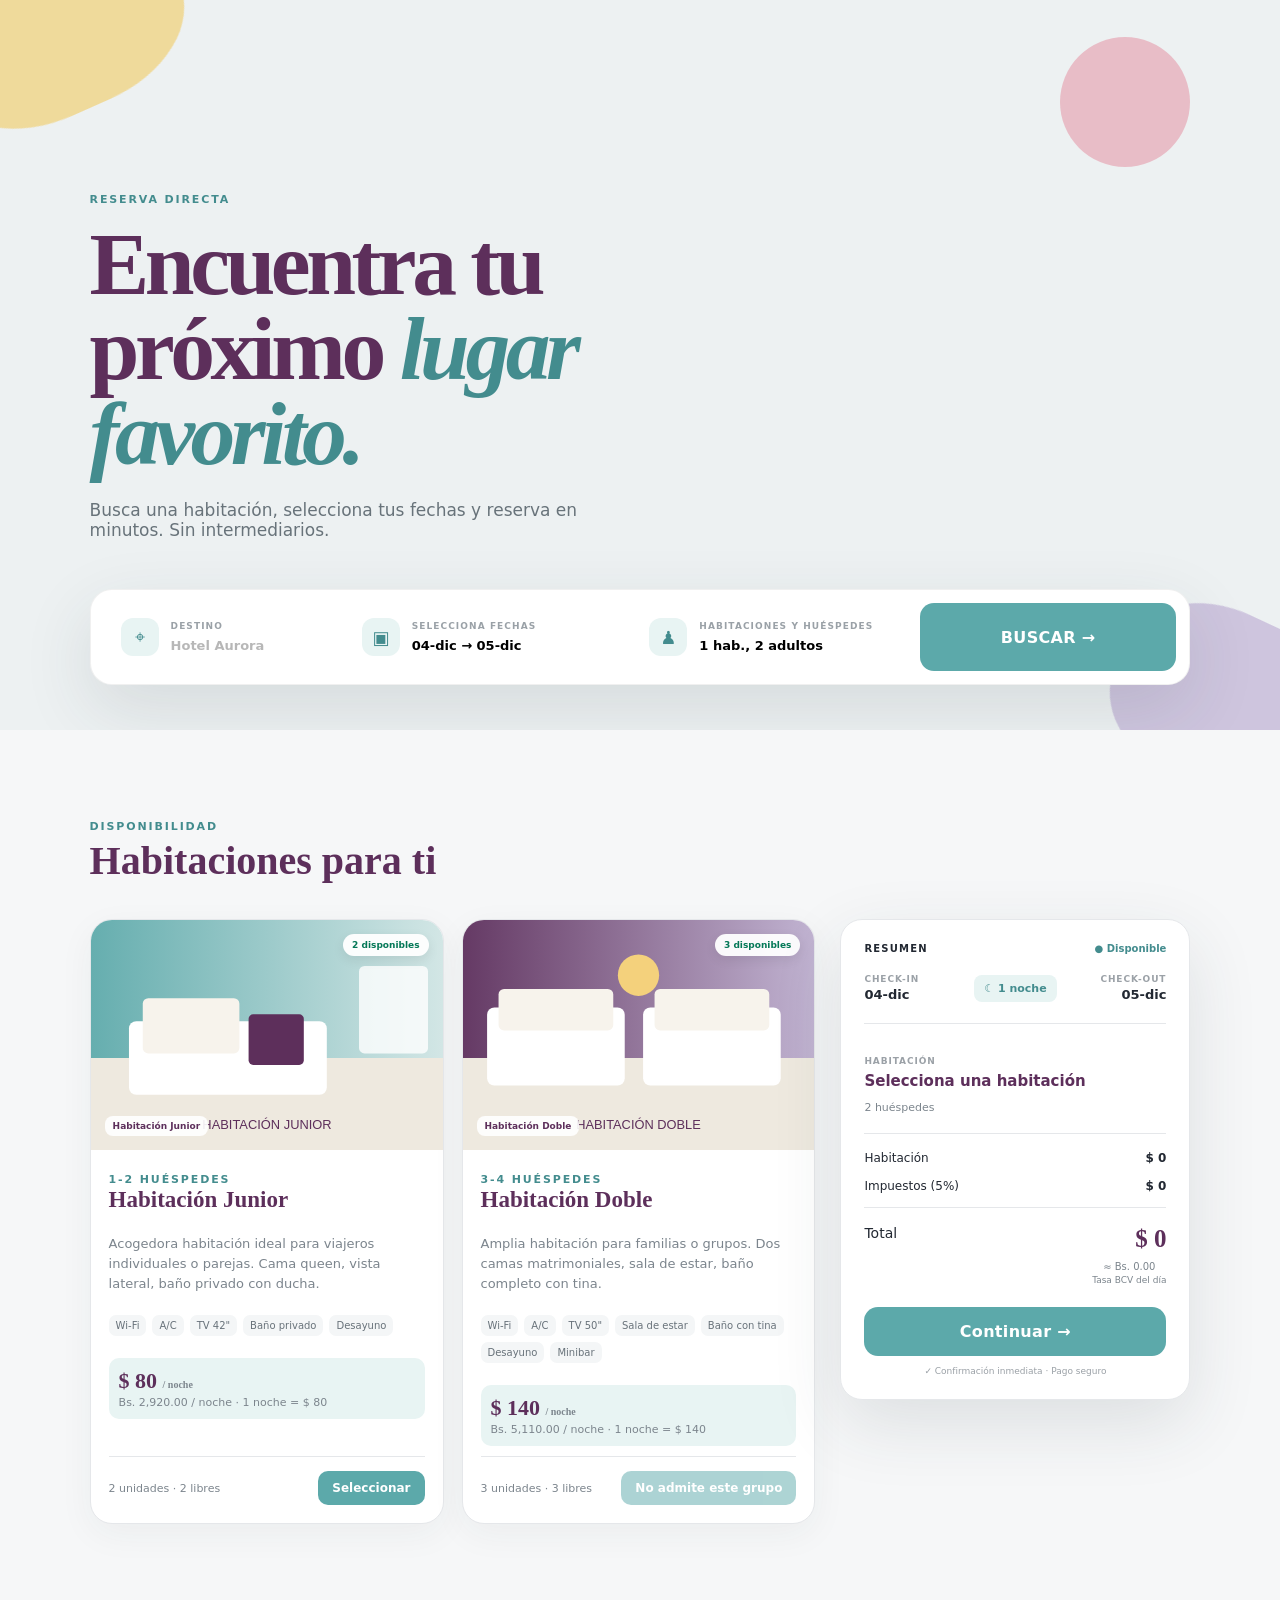
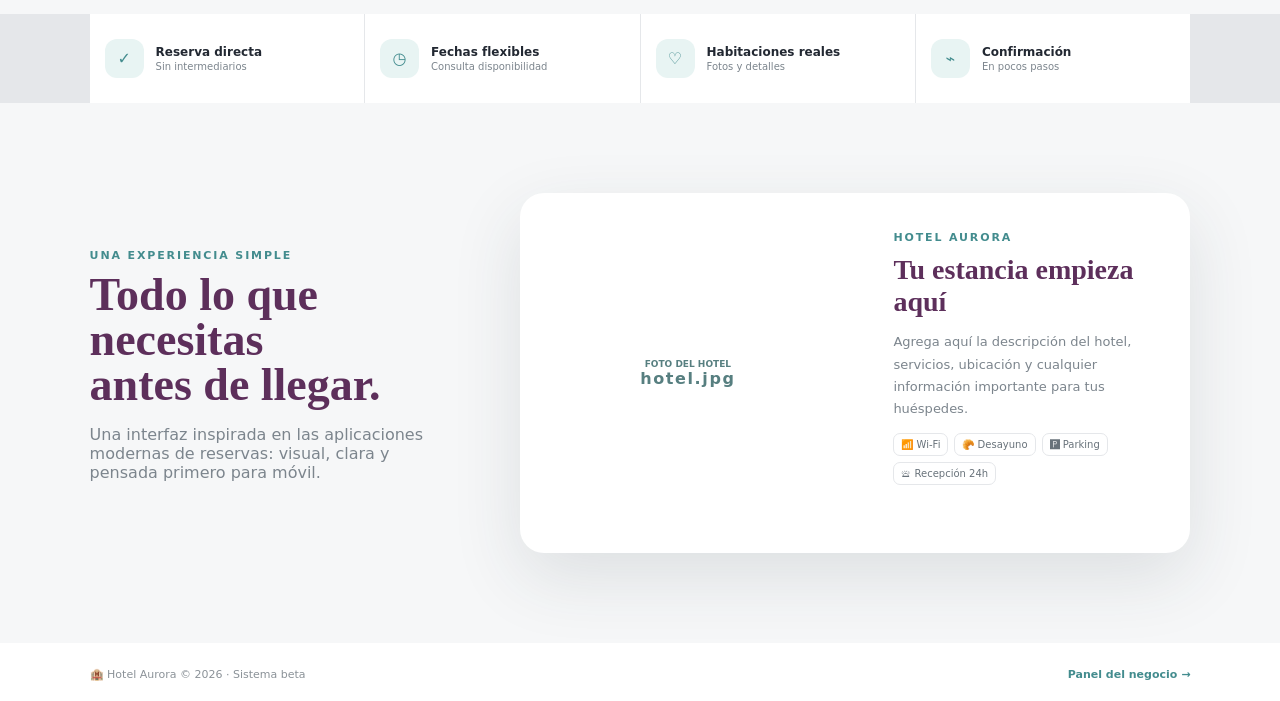
<file: index.html>
<!DOCTYPE html>
<html lang="es">
<head>
<meta charset="UTF-8">
<meta name="viewport" content="width=device-width,initial-scale=1,maximum-scale=1">
<title>Hotel Aurora — Reserva</title>
<link rel="stylesheet" href="styles.css">
</head>
<body>

<!-- TOPBAR MÓVIL -->
<div class="mobile-topbar">
  <div class="mini-brand">
    <div class="brand-mark">H</div>
    <strong>Hotel Aurora</strong>
  </div>
  <button class="icon-btn" onclick="location.href='admin.html'" title="Panel">⚙</button>
</div>

<!-- HERO -->
<section class="hero">
  <div class="hero-art art-a"></div>
  <div class="hero-art art-b"></div>
  <div class="hero-art art-c"></div>

  <div class="hero-inner">
    <div class="eyebrow">RESERVA DIRECTA</div>
    <h1>Encuentra tu próximo <span>lugar favorito.</span></h1>
    <p>Busca una habitación, selecciona tus fechas y reserva en minutos. Sin intermediarios.</p>
  </div>

  <!-- WIDGET DE BÚSQUEDA -->
  <div class="booking-widget">
    <button class="field-button" id="openDestination" disabled>
      <div class="field-icon">⌖</div>
      <div><small>DESTINO</small><strong>Hotel Aurora</strong></div>
    </button>
    <button class="field-button" id="openDates">
      <div class="field-icon">▣</div>
      <div><small>SELECCIONA FECHAS</small><strong id="dateLabel">Seleccionar fechas</strong></div>
    </button>
    <button class="field-button" id="openGuests">
      <div class="field-icon">♟</div>
      <div><small>HABITACIONES Y HUÉSPEDES</small><strong id="guestLabel">1 hab., 2 adultos</strong></div>
    </button>
    <button class="search-btn" id="searchBtn">BUSCAR →</button>
  </div>
</section>

<!-- DISPONIBILIDAD -->
<section class="section" id="rooms">
  <div class="section-heading">
    <div>
      <div class="eyebrow">DISPONIBILIDAD</div>
      <h2>Habitaciones para ti</h2>
    </div>
  </div>

  <div class="room-layout">
    <div class="room-grid" id="roomGrid">
      <!-- Habitaciones se renderizan por JS -->
    </div>

    <!-- PANEL LATERAL -->
    <aside class="reservation-panel" id="reservationPanel">
      <div class="panel-top">
        <span>RESUMEN</span>
        <span class="live-dot">● Disponible</span>
      </div>
      <div class="panel-dates">
        <div><small>CHECK-IN</small><b id="sideIn">—</b></div>
        <span class="night-chip">☾ <span id="sideNights">0 noches</span></span>
        <div style="text-align:right"><small>CHECK-OUT</small><b id="sideOut">—</b></div>
      </div>
      <div class="selected-room">
        <small>HABITACIÓN</small>
        <strong id="sideRoom">Selecciona una habitación</strong>
        <span id="sideGuest">—</span>
      </div>
      <div class="price-lines">
        <div><span>Habitación</span><b id="sideSubtotal">$0</b></div>
        <div><span>Impuestos (5%)</span><b id="sideTax">$0</b></div>
      </div>
      <div class="total-row">
        <span>Total</span>
        <div style="text-align:right">
          <strong id="sideTotal">$0</strong>
          <div class="bcv-info" id="sideBcv">Bs. 0</div>
           <div class="bcv-source">Tasa BCV del día</div>
        </div>
      </div>
      <button class="btn-primary full" id="continueBtn" style="margin-top:15px">Continuar →</button>
      <small class="secure">✓ Confirmación inmediata · Pago seguro</small>
    </aside>
  </div>
</section>

<!-- FEATURES -->
<div class="feature-strip">
  <div><div class="feature-icon">✓</div><div><b>Reserva directa</b><small>Sin intermediarios</small></div></div>
  <div><div class="feature-icon">◷</div><div><b>Fechas flexibles</b><small>Consulta disponibilidad</small></div></div>
  <div><div class="feature-icon">♡</div><div><b>Habitaciones reales</b><small>Fotos y detalles</small></div></div>
  <div><div class="feature-icon">⌁</div><div><b>Confirmación</b><small>En pocos pasos</small></div></div>
</div>

<!-- DETALLES -->
<section class="section details-section">
  <div class="details-copy">
    <div class="eyebrow">UNA EXPERIENCIA SIMPLE</div>
    <h2>Todo lo que necesitas <br>antes de llegar.</h2>
    <p>Una interfaz inspirada en las aplicaciones modernas de reservas: visual, clara y pensada primero para móvil.</p>
  </div>
  <div class="details-card">
    <div class="detail-photo">
      <div>
        <small>FOTO DEL HOTEL</small>
        <b>hotel.jpg</b>
      </div>
    </div>
    <div class="detail-content">
      <div class="eyebrow">HOTEL AURORA</div>
      <h3>Tu estancia empieza aquí</h3>
      <p>Agrega aquí la descripción del hotel, servicios, ubicación y cualquier información importante para tus huéspedes.</p>
      <div class="amenities">
        <span>📶 Wi-Fi</span>
        <span>🥐 Desayuno</span>
        <span>🅿 Parking</span>
        <span>🛎 Recepción 24h</span>
      </div>
    </div>
  </div>
</section>

<!-- FACTURA Y PAGO (SHEET GRANDE) -->
<div class="drawer-backdrop hidden" id="backdrop"></div>

<!-- SHEET DE FECHAS -->
<div class="bottom-sheet hidden" id="dateSheet">
  <div class="sheet-handle"></div>
  <div class="sheet-title">
    <h3>Selecciona tus fechas</h3>
    <button class="close-sheet" data-close="dateSheet">×</button>
  </div>
  <div class="month-nav">
    <button id="prevMonth">‹</button>
    <strong id="monthTitle"></strong>
    <button id="nextMonth">›</button>
  </div>
  <div class="calendar-grid" id="calendarGrid"></div>
  <div class="sheet-dates">
    <div><small>CHECK-IN</small><b id="sheetIn">—</b></div>
    <div><small>CHECK-OUT</small><b id="sheetOut">—</b></div>
  </div>
  <button class="btn-primary full" id="dateDone">Listo</button>
</div>

<!-- SHEET DE HUÉSPEDES -->
<div class="bottom-sheet small-sheet hidden" id="guestSheet">
  <div class="sheet-handle"></div>
  <div class="sheet-title">
    <h3>Habitaciones y huéspedes</h3>
    <button class="close-sheet" data-close="guestSheet">×</button>
  </div>
  <div class="counter">
    <div><strong>Habitaciones</strong><small>Que deseas reservar</small></div>
    <div class="counter-controls">
      <button data-counter="rooms" data-dir="-1">−</button>
      <b id="roomsCount">1</b>
      <button data-counter="rooms" data-dir="1">+</button>
    </div>
  </div>
  <div class="counter">
    <div><strong>Adultos</strong><small>Mayores de 12 años</small></div>
    <div class="counter-controls">
      <button data-counter="adults" data-dir="-1">−</button>
      <b id="adultsCount">2</b>
      <button data-counter="adults" data-dir="1">+</button>
    </div>
  </div>
  <div class="counter">
    <div><strong>Niños</strong><small>De 0 a 11 años</small></div>
    <div class="counter-controls">
      <button data-counter="children" data-dir="-1">−</button>
      <b id="childrenCount">0</b>
      <button data-counter="children" data-dir="1">+</button>
    </div>
  </div>
  <button class="btn-primary full" id="guestDone" style="margin-top:15px">Aplicar</button>
</div>

<!-- SHEET DE CHECKOUT / FACTURA -->
<div class="bottom-sheet large-sheet hidden" id="invoiceSheet">
  <div class="sheet-handle"></div>
  <div class="sheet-title">
    <h3>Completa tu reserva</h3>
    <button class="close-sheet" data-close="invoiceSheet">×</button>
  </div>

  <!-- STEPS -->
  <div class="steps">
    <div class="step done" data-step="1"><div class="step-num">1</div><div class="step-label">FACTURA</div></div>
    <div class="step" data-step="2"><div class="step-num">2</div><div class="step-label">DATOS</div></div>
    <div class="step" data-step="3"><div class="step-num">3</div><div class="step-label">PAGO</div></div>
  </div>

  <!-- PASO 1: FACTURA -->
  <div id="invoiceStep1">
    <div class="invoice">
      <div class="invoice-header">
        <div>
          <div class="invoice-logo">🏨 Hotel Aurora</div>
          <small style="color:var(--muted)">Factura proforma</small>
        </div>
        <div class="invoice-meta">
          <b id="invId">—</b>
          <span id="invDate">—</span>
        </div>
      </div>

      <div class="invoice-guest">
        <h4>DETALLES DE LA ESTADÍA</h4>
        <p><b>Habitación:</b> <span id="invRoom">—</span></p>
        <p><b>Check-in:</b> <span id="invCheckin">—</span> · <b>Check-out:</b> <span id="invCheckout">—</span></p>
        <p><b>Noches:</b> <span id="invNights">—</span> · <b>Huéspedes:</b> <span id="invGuests">—</span></p>
      </div>

      <table class="invoice-table">
        <thead><tr><th>CONCEPTO</th><th>CANT.</th><th>P.UNIT</th><th style="text-align:right">SUBTOTAL</th></tr></thead>
        <tbody id="invBody"></tbody>
      </table>

      <div class="invoice-totals">
        <div class="row"><span>Subtotal</span><b id="invSubtotal">—</b></div>
        <div class="row"><span>Impuestos (5%)</span><b id="invTax">—</b></div>
        <div class="row total"><span>TOTAL USD</span><b id="invTotal">—</b></div>
        <div class="bcv">Equivalente en Bs: <b id="invBcvTotal">—</b> (Tasa BCV: <span id="invRate">—</span>)</div>
      </div>
    </div>
    <div class="invoice-note">La reserva queda sujeta a verificación manual del pago. Al confirmar, se asigna automáticamente una habitación disponible del tipo seleccionado.</div>
    <button class="btn-primary full" style="margin-top:20px" onclick="goToStep(2)">Proceder con la reservación →</button>
  </div>

  <!-- PASO 2: DATOS DEL HUÉSPED -->
  <div id="invoiceStep2" class="hidden">
    <form id="guestForm" class="booking-form" style="box-shadow:none;padding:0">
      <div class="form-grid">
        <div class="wide">
          <label>Nombre completo *</label>
          <input type="text" id="gName" required placeholder="Juan Pérez García">
        </div>
        <div>
          <label>Cédula o Pasaporte *</label>
          <input type="text" id="gId" required placeholder="V-12345678 o P1234567">
        </div>
        <div>
          <label>Edad *</label>
          <input type="number" id="gAge" min="18" max="120" required placeholder="30">
        </div>
        <div>
          <label>Número de teléfono *</label>
          <input type="tel" id="gPhone" required placeholder="+58 412 1234567">
        </div>
        <div>
          <label>Correo electrónico *</label>
          <input type="email" id="gEmail" required placeholder="correo@ejemplo.com">
        </div>
        <div>
          <label>Adultos *</label>
          <input type="number" id="gAdults" min="1" required value="2">
        </div>
        <div>
          <label>Niños</label>
          <input type="number" id="gChildren" min="0" value="0">
        </div>
        <div class="wide">
          <label>Solicitud especial</label>
          <textarea id="gSpecial" placeholder="Habitación en planta baja, alergias, etc."></textarea>
        </div>
      </div>
      <div style="display:flex;gap:10px;margin-top:20px">
        <button type="button" class="btn-secondary" onclick="goToStep(1)" style="flex:1">← Atrás</button>
        <button type="submit" class="btn-primary" style="flex:2">Continuar al pago →</button>
      </div>
    </form>
  </div>

  <!-- PASO 3: PAGO -->
  <div id="invoiceStep3" class="hidden">
    <div style="background:var(--paper);padding:15px;border-radius:12px;margin-bottom:15px">
      <div style="font-size:10px;color:var(--muted);font-weight:800;letter-spacing:.1em">TOTAL A PAGAR</div>
      <div style="font:700 28px Georgia,serif;color:var(--plum)" id="payAmount">$0</div>
      <div style="font-size:12px;color:var(--muted)" id="payBcv">Bs. 0</div>
    </div>

    <h4 style="margin:15px 0 10px;color:var(--plum)">Selecciona método de pago</h4>
    <div class="payment-methods" id="paymentMethods"></div>

    <div id="captureSection" class="hidden">
      <label class="capture-upload" id="captureLabel">
        <div class="icon">📷</div>
        <div style="font-weight:700;margin:5px 0">Sube la captura del pago</div>
        <small style="color:var(--muted)">JPG/PNG, máximo 5MB</small>
        <input type="file" id="captureInput" accept="image/*">
        <img id="capturePreview" class="capture-preview hidden">
      </label>
    </div>

    <div style="display:flex;gap:10px;margin-top:20px">
      <button class="btn-secondary" onclick="goToStep(2)" style="flex:1">← Atrás</button>
      <button class="btn-primary" id="confirmBookingBtn" style="flex:2">Confirmar reserva ✓</button>
    </div>
  </div>
</div>

<!-- SHEET DE RESERVA EXITOSA -->
<div class="bottom-sheet small-sheet hidden" id="successSheet">
  <div class="sheet-handle"></div>
  <div style="text-align:center;padding:20px 10px">
    <div style="font-size:64px">✅</div>
    <h3 style="color:var(--plum);margin:10px 0">¡Reserva recibida!</h3>
    <p style="color:var(--muted);font-size:13px;line-height:1.6">
      Tu reserva <b id="successId">RES-0000</b> ha sido registrada. 
      Recibirás el ticket de confirmación en tu correo una vez verifiquemos el pago.
    </p>
    <div style="background:var(--teal-soft);padding:12px;border-radius:10px;margin:15px 0;font-size:12px">
      <b>¿Qué sigue?</b><br>
      • Un administrador revisará tu pago<br>
      • Recibirás confirmación por correo/teléfono<br>
      • Presenta tu documento el día del check-in
    </div>
    <button class="btn-primary full" onclick="closeAllSheets()">Entendido</button>
  </div>
</div>

<!-- TOAST -->
<div id="toast" class="toast hidden"></div>

<!-- FOOTER -->
<footer>
  <div>🏨 Hotel Aurora © <span id="year"></span> · Sistema beta</div>
  <a href="admin.html">Panel del negocio →</a>
</footer>

<script src="app.js"></script>
</body>
</html>
</file>
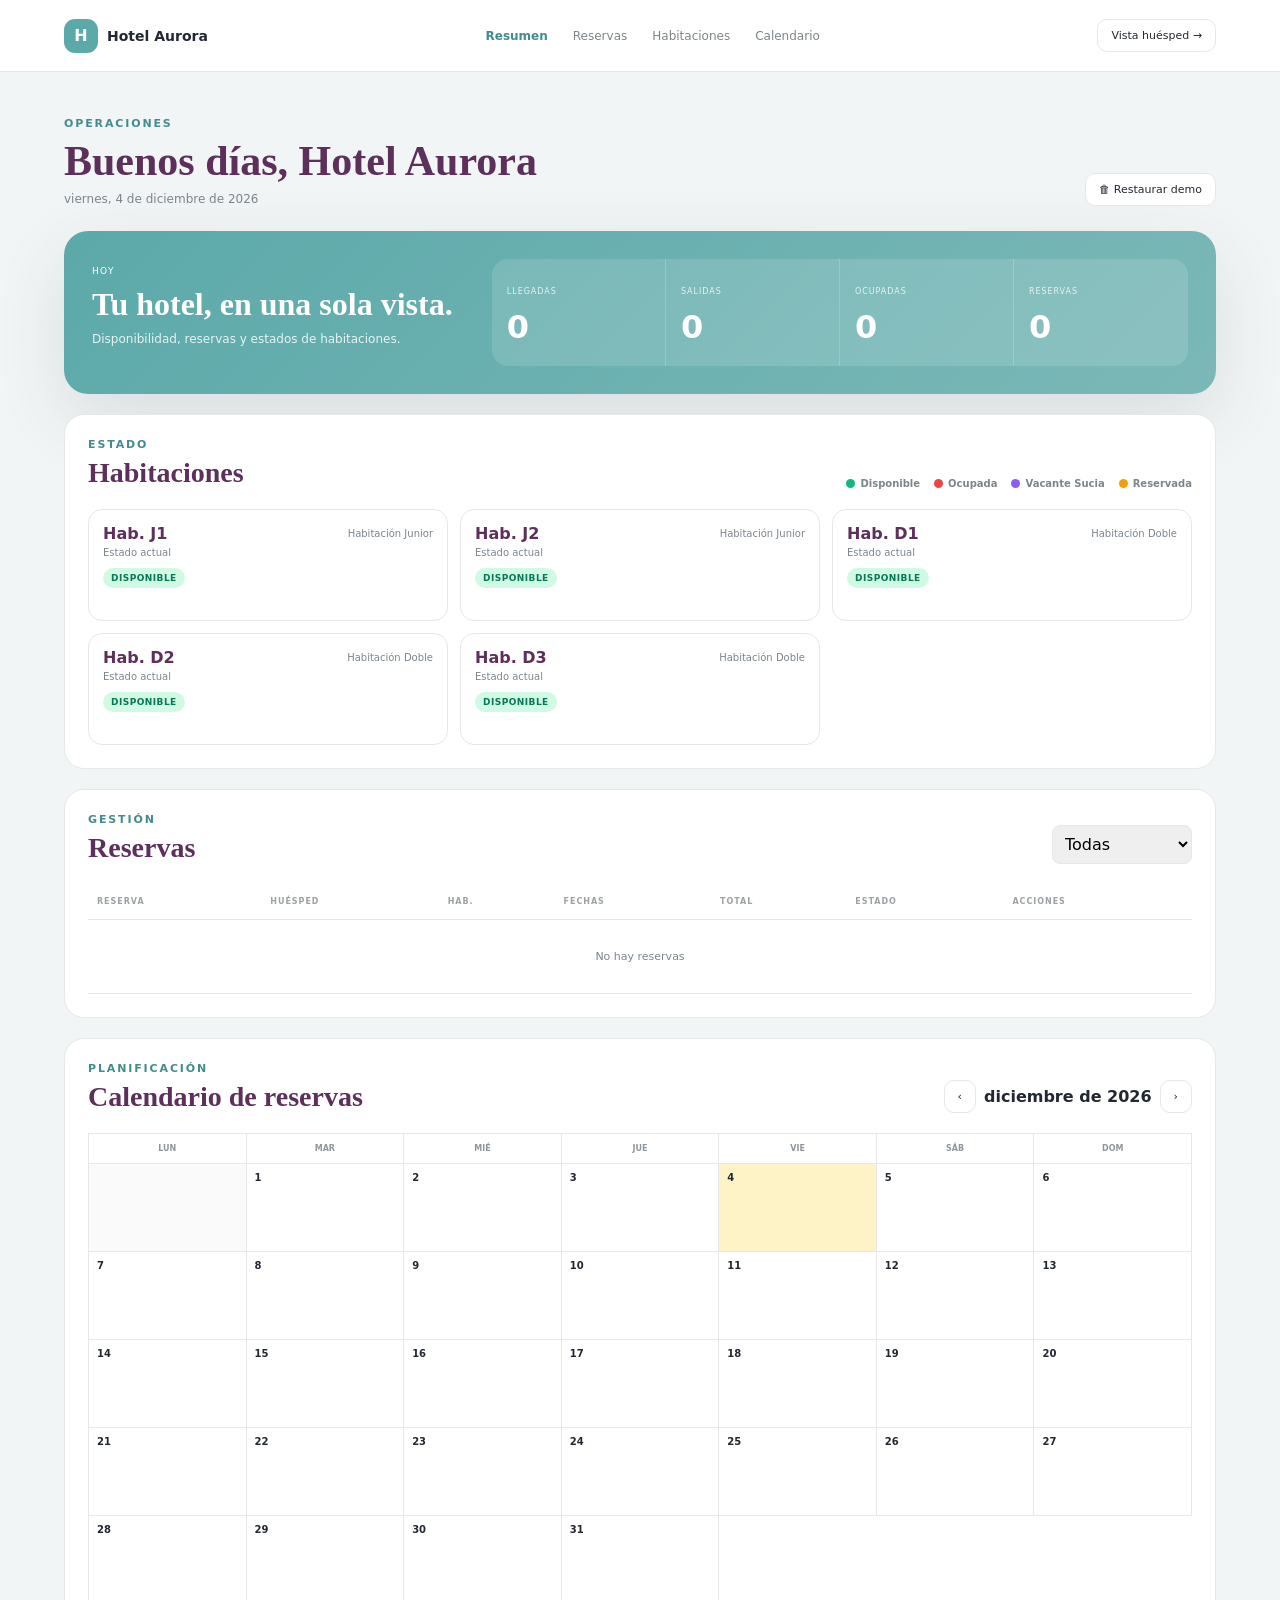
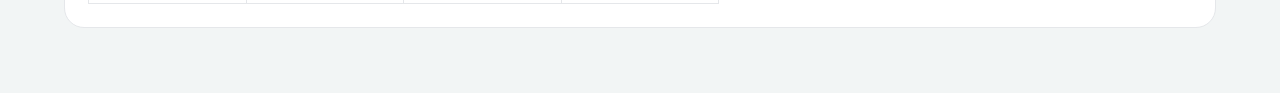
<file: admin.html>
<!DOCTYPE html>
<html lang="es">
<head>
<meta charset="UTF-8">
<meta name="viewport" content="width=device-width,initial-scale=1">
<title>Hotel Aurora — Panel</title>
<link rel="stylesheet" href="styles.css">
</head>
<body class="admin-body">

<!-- NAV -->
<header class="admin-nav">
  <div class="mini-brand">
    <div class="brand-mark">H</div>
    <strong style="font-size:14px">Hotel Aurora</strong>
  </div>
  <nav>
    <a href="#" class="active">Resumen</a>
    <a href="#reservas">Reservas</a>
    <a href="#habitaciones">Habitaciones</a>
    <a href="#calendario">Calendario</a>
  </nav>
  <a href="index.html" class="outline-btn">Vista huésped →</a>
</header>

<main class="admin-main">
  <div class="admin-head">
    <div>
      <div class="eyebrow">OPERACIONES</div>
      <h1>Buenos días, Hotel Aurora</h1>
      <p id="todayText">Hoy</p>
    </div>
    <button class="outline-btn" id="resetData">🗑 Restaurar demo</button>
  </div>

  <!-- HERO DASHBOARD -->
  <div class="dashboard-hero">
    <div>
      <span>HOY</span>
      <h2>Tu hotel, en una sola vista.</h2>
      <p>Disponibilidad, reservas y estados de habitaciones.</p>
    </div>
    <div class="stat-grid">
      <div><small>LLEGADAS</small><b id="statArrivals">0</b></div>
      <div><small>SALIDAS</small><b id="statDepartures">0</b></div>
      <div><small>OCUPADAS</small><b id="statOccupied">0</b></div>
      <div><small>RESERVAS</small><b id="statTotal">0</b></div>
    </div>
  </div>

  <!-- HABITACIONES -->
  <section class="admin-panel" id="habitaciones">
    <div class="admin-panel-head">
      <div>
        <div class="eyebrow">ESTADO</div>
        <h2>Habitaciones</h2>
      </div>
      <div class="status-legend">
  <span><i class="legend-dot available"></i>Disponible</span>
  <span><i class="legend-dot occupied"></i>Ocupada</span>
  <span><i class="legend-dot dirty"></i>Vacante Sucia</span>
  <span><i class="legend-dot reserved"></i>Reservada</span>
</div>
    </div>
    <div class="status-grid" id="statusGrid"></div>
  </section>

  <!-- RESERVAS -->
  <section class="admin-panel" id="reservas">
    <div class="admin-panel-head">
      <div>
        <div class="eyebrow">GESTIÓN</div>
        <h2>Reservas</h2>
      </div>
      <select id="reservationFilter">
        <option value="all">Todas</option>
        <option value="pending">Pendientes</option>
        <option value="confirmed">Confirmadas</option>
        <option value="checked-in">Check-in</option>
        <option value="checked-out">Check-out</option>
        <option value="cancelled">Canceladas</option>
      </select>
    </div>
    <div class="table-wrap">
      <table>
        <thead>
          <tr>
            <th>Reserva</th><th>Huésped</th><th>Hab.</th>
            <th>Fechas</th><th>Total</th><th>Estado</th><th>Acciones</th>
          </tr>
        </thead>
        <tbody id="reservationTable"></tbody>
      </table>
    </div>
  </section>

  <!-- CALENDARIO -->
  <section class="admin-panel calendar-panel" id="calendario">
    <div class="admin-panel-head">
      <div>
        <div class="eyebrow">PLANIFICACIÓN</div>
        <h2>Calendario de reservas</h2>
      </div>
      <div style="display:flex;gap:8px;align-items:center">
        <button class="outline-btn" id="prevAdmin">‹</button>
        <strong id="adminMonth" style="min-width:140px;text-align:center"></strong>
        <button class="outline-btn" id="nextAdmin">›</button>
      </div>
    </div>
    <div class="admin-calendar" id="adminCalendar"></div>
  </section>
</main>

<!-- BACKDROP -->
<div class="drawer-backdrop hidden" id="backdrop"></div>

<!-- MODAL DETALLE DE RESERVA -->
<div class="bottom-sheet large-sheet hidden" id="reservationDetailSheet">
  <div class="sheet-handle"></div>
  <div class="sheet-title">
    <h3 id="detailTitle">Detalle de reserva</h3>
    <button class="close-sheet" data-close="reservationDetailSheet">×</button>
  </div>
  <div class="reservation-detail" id="reservationDetailContent"></div>
</div>

<!-- MODAL EDICIÓN DE FECHAS -->
<div class="bottom-sheet small-sheet hidden" id="editDatesSheet">
  <div class="sheet-handle"></div>
  <div class="sheet-title">
    <h3>Editar fechas</h3>
    <button class="close-sheet" data-close="editDatesSheet">×</button>
  </div>
  <form id="editDatesForm" style="padding:5px">
    <input type="hidden" id="editResId">
    <div style="display:grid;gap:12px">
      <div>
        <label style="font-size:11px;font-weight:800">Nuevo Check-in</label>
        <input type="date" id="editCheckin" required style="width:100%;padding:10px;border:1px solid var(--line);border-radius:10px">
      </div>
      <div>
        <label style="font-size:11px;font-weight:800">Nuevo Check-out</label>
        <input type="date" id="editCheckout" required style="width:100%;padding:10px;border:1px solid var(--line);border-radius:10px">
      </div>
    </div>
    <button type="submit" class="btn-primary full" style="margin-top:20px">Guardar cambios</button>
  </form>
</div>

<!-- MODAL DÍA DEL CALENDARIO -->
<div class="bottom-sheet small-sheet hidden" id="daySheet">
  <div class="sheet-handle"></div>
  <div class="sheet-title">
    <h3 id="dayTitle">Día</h3>
    <button class="close-sheet" data-close="daySheet">×</button>
  </div>
  <div id="dayContent" style="padding:5px"></div>
</div>

<!-- TOAST -->
<div id="toast" class="toast hidden"></div>

<script src="app.js"></script>
</body>
</html>
</file>
<file: styles.css>
:root{
  --teal:#5ca9aa;--teal-dark:#438c8e;--teal-soft:#e8f4f3;
  --plum:#5d2f5b;--plum-dark:#472044;
  --ink:#222832;--muted:#7c858d;--paper:#f6f7f8;--white:#fff;--line:#e5e7ea;
  --yellow:#f4d17c;
  --shadow:0 24px 70px rgba(45,55,65,.12);
  --green:#10b981;--green-soft:#d1fae5;--green-dark:#047857;
  --red:#ef4444;--red-soft:#fee2e2;--red-dark:#b91c1c;
  --purple:#8b5cf6;--purple-soft:#ede9fe;--purple-dark:#6d28d9;
  --amber:#f59e0b;--amber-soft:#fef3c7;--amber-dark:#b45309;
}

*{box-sizing:border-box}
html{scroll-behavior:smooth}
body{margin:0;background:var(--paper);color:var(--ink);font-family:Inter,ui-sans-serif,system-ui,-apple-system,sans-serif}
button,input,select,textarea{font:inherit}
button{cursor:pointer}
a{text-decoration:none;color:inherit}
.hidden{display:none!important}

/* ===== TOPBAR MÓVIL ===== */
.mobile-topbar{display:none}

/* ===== HERO ===== */
.hero{position:relative;min-height:730px;overflow:hidden;background:#edf1f2;padding:100px 7vw 80px;display:flex;align-items:center}
.hero-inner{position:relative;z-index:2;max-width:720px}
.eyebrow{font-size:11px;letter-spacing:.17em;font-weight:800;color:var(--teal-dark)}
.hero h1{font:700 clamp(48px,7vw,92px)/.95 Georgia,serif;letter-spacing:-.05em;color:var(--plum);margin:15px 0 24px}
.hero h1 span{color:var(--teal-dark);font-style:italic}
.hero p{font-size:17px;color:#68737a;max-width:520px}
.hero-art{position:absolute;border-radius:42%;filter:blur(.1px);opacity:.85}
.art-a{width:260px;height:180px;background:#f0d68d;left:-75px;top:-65px;transform:rotate(-24deg)}
.art-b{width:130px;height:130px;background:#e8b5c0;right:7%;top:5%;border-radius:50%}
.art-c{width:240px;height:180px;background:#c9bedb;right:-70px;bottom:-65px;transform:rotate(25deg)}

/* ===== BOOKING WIDGET ===== */
.booking-widget{position:absolute;z-index:4;left:7vw;right:7vw;bottom:45px;background:#fff;border:1px solid rgba(0,0,0,.06);box-shadow:var(--shadow);border-radius:22px;padding:13px;display:grid;grid-template-columns:1fr 1.2fr 1.2fr 1.1fr;gap:8px}
.field-button{border:0;background:#fff;border-radius:15px;padding:15px 17px;display:flex;gap:12px;text-align:left;align-items:center;width:100%;min-width:0}
.field-button:hover{background:var(--teal-soft)}
.field-icon{width:38px;height:38px;border-radius:12px;background:var(--teal-soft);color:var(--teal-dark);display:grid;place-items:center;font-size:18px;flex-shrink:0}
.field-button small{display:block;color:#9aa1a7;font-size:9px;letter-spacing:.12em;font-weight:800;margin-bottom:4px}
.field-button strong{font-size:13px;white-space:nowrap;overflow:hidden;text-overflow:ellipsis;max-width:100%}
.search-btn,.cta,.btn-primary{border:0;border-radius:14px;background:var(--teal);color:white;font-weight:800;letter-spacing:.02em;padding:15px 20px;transition:.2s}
.search-btn:hover,.cta:hover,.btn-primary:hover{background:var(--teal-dark);transform:translateY(-1px)}
.btn-primary.full{width:100%}
.btn-secondary{border:1px solid var(--line);background:#fff;border-radius:14px;padding:15px 20px;font-weight:800;color:var(--ink);transition:.2s}
.btn-secondary:hover{background:var(--paper)}

/* ===== SECCIONES ===== */
.section{max-width:1400px;margin:auto;padding:90px 7vw}
.section-heading{display:flex;align-items:end;justify-content:space-between;gap:25px;margin-bottom:30px}
.section h2{font:700 40px/1 Georgia,serif;margin:8px 0;color:var(--plum)}
.text-btn{border:0;background:none;color:var(--teal-dark);font-weight:800;cursor:pointer}
.room-layout{display:grid;grid-template-columns:minmax(0,1fr) 350px;gap:25px}
.room-grid{display:grid;grid-template-columns:repeat(2,minmax(0,1fr));gap:18px}

/* ===== TARJETAS DE HABITACIÓN ===== */
.room-card{background:#fff;border-radius:22px;overflow:hidden;border:1px solid var(--line);box-shadow:0 10px 35px rgba(40,50,60,.05);transition:.25s;display:flex;flex-direction:column}
.room-card:hover{transform:translateY(-4px);box-shadow:var(--shadow)}
.room-photo{height:230px;position:relative;background:linear-gradient(135deg,#8bb5b6,#d5e4e2);background-size:cover;background-position:center;display:flex;align-items:flex-end;padding:14px}
.photo-label{background:rgba(255,255,255,.9);border-radius:8px;padding:5px 8px;font-size:9px;font-weight:800;color:var(--plum)}
.room-content{padding:18px;flex:1;display:flex;flex-direction:column}
.room-title{display:flex;justify-content:space-between;gap:10px;margin-bottom:6px}
.room-title h3{font:700 23px Georgia,serif;color:var(--plum);margin:0 0 6px}
.rating{font-size:11px;color:#8a6a27;background:#fff7df;padding:5px 7px;border-radius:7px;height:max-content}
.room-content p{color:var(--muted);font-size:13px;line-height:1.55;margin:9px 0}
.amenities{display:flex;gap:6px;flex-wrap:wrap;margin:12px 0}
.amenities span{background:#f4f6f7;border-radius:7px;padding:5px 7px;font-size:10px;color:#68727a}
.price-block{margin:10px 0;padding:10px;background:var(--teal-soft);border-radius:10px}
.price-block .usd{font:700 22px Georgia,serif;color:var(--plum)}
.price-block .bcv{font-size:11px;color:var(--muted);margin-top:2px}
.price-block small{color:var(--muted);font-size:10px}
.room-footer{border-top:1px solid var(--line);padding-top:14px;display:flex;align-items:center;justify-content:space-between;margin-top:auto}
.select-room{border:0;border-radius:10px;background:var(--teal);color:white;padding:10px 14px;font-weight:800;font-size:12px}
.select-room:disabled{opacity:.5;cursor:not-allowed}

/* ===== PANEL DE RESERVA ===== */
.reservation-panel{background:#fff;border:1px solid var(--line);border-radius:22px;padding:23px;box-shadow:var(--shadow);height:max-content;position:sticky;top:25px}
.panel-top{display:flex;justify-content:space-between;font-size:10px;font-weight:900;letter-spacing:.12em}
.live-dot{color:var(--teal-dark);letter-spacing:0;font-weight:700}
.panel-dates{display:grid;grid-template-columns:1fr auto 1fr;gap:8px;align-items:center;padding:20px 0;border-bottom:1px solid var(--line);margin-bottom:14px}
.panel-dates small,.selected-room small{display:block;font-size:9px;color:#9ba1a7;font-weight:800;letter-spacing:.1em}
.panel-dates b{font-size:13px}
.panel-dates i{font-style:normal;color:var(--muted)}
.night-chip{background:var(--teal-soft);display:inline-block;padding:7px 10px;border-radius:8px;color:var(--teal-dark);font-size:11px;font-weight:800}
.selected-room{padding:18px 0}
.selected-room strong{display:block;color:var(--plum);margin:6px 0;font-size:15px}
.selected-room span{color:var(--muted);font-size:11px}
.price-lines{border-top:1px solid var(--line);padding-top:10px}
.price-lines div,.total-row{display:flex;justify-content:space-between;padding:7px 0;font-size:12px}
.total-row{border-top:1px solid var(--line);margin-top:7px;padding-top:17px;font-size:14px}
.total-row strong{font:700 25px Georgia,serif;color:var(--plum)}
.bcv-info{font-size:10px;color:var(--muted);text-align:center;margin-top:8px}
.secure{display:block;text-align:center;color:#9aa0a6;font-size:9px;margin-top:10px}

/* ===== FEATURES ===== */
.feature-strip{display:grid;grid-template-columns:repeat(4,1fr);gap:1px;background:var(--line);padding:0 7vw}
.feature-strip >div{background:#fff;padding:25px 15px;display:flex;align-items:center;gap:12px}
.feature-icon{width:39px;height:39px;background:var(--teal-soft);color:var(--teal-dark);border-radius:12px;display:grid;place-items:center}
.feature-strip b,.feature-strip small{display:block}
.feature-strip b{font-size:12px}
.feature-strip small{font-size:10px;color:var(--muted);margin-top:2px}

/* ===== DETALLES ===== */
.details-section{display:grid;grid-template-columns:.7fr 1.3fr;gap:70px;align-items:center}
.details-copy h2{font:700 46px/.98 Georgia,serif;color:var(--plum);margin:10px 0 18px}
.details-copy p{color:var(--muted);max-width:420px}
.details-card{background:#fff;border-radius:24px;overflow:hidden;display:grid;grid-template-columns:1fr 1fr;box-shadow:var(--shadow)}
.detail-photo{min-height:360px;display:grid;place-items:center;text-align:center;color:#577f80;font-weight:900;letter-spacing:.1em}
.detail-photo small{display:block;font-size:9px;letter-spacing:0}
.detail-content{padding:38px}
.detail-content h3{font:700 28px Georgia,serif;color:var(--plum);margin:10px 0}
.detail-content p{color:var(--muted);font-size:13px;line-height:1.7}
.detail-content .amenities span{border:1px solid var(--line);background:#fff}

/* ===== FORMULARIO DE RESERVA ===== */
.booking-form-section{background:#edf2f1;max-width:none}
.booking-form-section > *{max-width:1180px;margin-left:auto;margin-right:auto}
.booking-form{background:#fff;border-radius:22px;padding:25px;box-shadow:var(--shadow)}
.form-summary{display:grid;grid-template-columns:1fr 1fr 1fr;border-bottom:1px solid var(--line);padding-bottom:18px;margin-bottom:18px;gap:15px}
.form-summary span{display:block;color:#9aa0a6;font-size:9px;font-weight:800;letter-spacing:.1em}
.form-summary strong{display:block;color:var(--plum);margin-top:4px}
.form-grid{display:grid;grid-template-columns:1fr 1fr;gap:14px}
.form-grid label{font-size:11px;font-weight:800;color:#56616a;display:block;margin-bottom:4px}
.form-grid input,.form-grid textarea,.form-grid select{display:block;width:100%;height:48px;margin-top:6px;border:1px solid var(--line);border-radius:10px;padding:0 13px;outline:0}
.form-grid textarea{height:80px;padding:10px 13px;resize:vertical}
.form-grid input:focus,.form-grid textarea:focus,.form-grid select:focus{border-color:var(--teal)}
.wide{grid-column:1/-1}

/* ===== FOOTER ===== */
footer{padding:25px 7vw;display:flex;justify-content:space-between;gap:20px;color:#8b9298;background:#fff;font-size:11px}
footer a{color:var(--teal-dark);font-weight:800}

/* ===== BOTTOM SHEETS / MODALES ===== */
.drawer-backdrop{position:fixed;inset:0;background:rgba(30,30,40,.45);z-index:90;animation:fadeIn .2s}
.bottom-sheet{position:fixed;z-index:100;left:50%;bottom:18px;transform:translateX(-50%);width:min(640px,calc(100% - 24px));background:#fff;border-radius:26px;padding:20px;box-shadow:0 25px 90px rgba(0,0,0,.25);max-height:calc(100dvh - 36px);overflow-y:auto;animation:slideUp .3s}
.small-sheet{width:min(500px,calc(100% - 24px))}
.large-sheet{width:min(820px,calc(100% - 24px))}
.sheet-handle{width:38px;height:4px;background:#d9dcdf;border-radius:5px;margin:0 auto 15px}
.sheet-title{display:flex;justify-content:space-between;align-items:center;margin-bottom:15px}
.sheet-title h3{font:700 24px Georgia,serif;color:var(--plum);margin:0}
.close-sheet{border:0;background:#f3f5f6;width:35px;height:35px;border-radius:50%;font-size:22px}

/* ===== CALENDARIO ===== */
.month-nav{display:flex;justify-content:space-between;align-items:center;margin:20px 0 12px}
.month-nav button{border:0;background:#eef5f4;color:var(--teal-dark);width:34px;height:34px;border-radius:10px;font-size:18px}
.calendar-grid{display:grid;grid-template-columns:repeat(7,1fr);gap:5px}
.calendar-grid .weekday{text-align:center;color:#9ba1a7;font-size:9px;font-weight:800;padding:5px}
.cal-day{height:38px;border:0;background:#fff;border-radius:9px;position:relative}
.cal-day:hover{background:var(--teal-soft)}
.cal-day.disabled{color:#d1d4d6}
.cal-day.selected{background:var(--teal);color:#fff}
.cal-day.range{background:#e2f1ef;color:#397f80}
.cal-day.has-booking::after{content:"";position:absolute;bottom:3px;left:50%;transform:translateX(-50%);width:5px;height:5px;background:var(--red);border-radius:50%}
.sheet-dates{display:grid;grid-template-columns:1fr 1fr;gap:10px;margin:17px 0}
.sheet-dates div{border:1px solid var(--line);border-radius:10px;padding:9px}
.sheet-dates small{display:block;font-size:8px;color:#9aa0a6;font-weight:800}
.sheet-dates b{font-size:12px}

/* ===== CONTADORES ===== */
.counter{display:flex;justify-content:space-between;align-items:center;padding:18px 0;border-bottom:1px solid var(--line)}
.counter strong,.counter small{display:block}
.counter small{color:var(--muted);font-size:10px;margin-top:3px}
.counter-controls{display:flex;align-items:center;gap:13px}
.counter-controls button{width:32px;height:32px;border:1px solid var(--line);background:#fff;border-radius:50%}
.counter-controls b{min-width:15px;text-align:center}

/* ===== TOAST ===== */
.toast{position:fixed;z-index:150;bottom:25px;left:50%;transform:translateX(-50%);background:var(--plum);color:#fff;padding:13px 18px;border-radius:10px;font-size:12px;box-shadow:var(--shadow);animation:slideUp .3s}
.toast.error{background:var(--red)}
.toast.success{background:var(--green-dark)}

/* ===== FACTURA / PANTALLA DE PAGO ===== */
.invoice{background:#fff;border-radius:20px;padding:28px;box-shadow:var(--shadow)}
.invoice-header{display:flex;justify-content:space-between;align-items:flex-start;padding-bottom:20px;border-bottom:2px dashed var(--line);margin-bottom:20px}
.invoice-logo{font:700 28px Georgia,serif;color:var(--plum)}
.invoice-meta{text-align:right;font-size:11px;color:var(--muted)}
.invoice-meta b{color:var(--plum);display:block;font-size:16px;margin-bottom:4px}
.invoice-guest{background:var(--paper);padding:15px;border-radius:12px;margin-bottom:18px}
.invoice-guest h4{margin:0 0 8px;font-size:12px;color:var(--muted);font-weight:800;letter-spacing:.1em}
.invoice-guest p{margin:3px 0;font-size:13px}
.invoice-table{width:100%;border-collapse:collapse;margin:15px 0}
.invoice-table th{text-align:left;font-size:10px;color:var(--muted);letter-spacing:.1em;padding:8px 0;border-bottom:1px solid var(--line)}
.invoice-table td{padding:12px 8px;font-size:14px;border-bottom:1px solid var(--line)}
.invoice-totals{border-top:2px solid var(--line);margin-top:10px;padding-top:15px}
.invoice-totals .row{display:flex;justify-content:space-between;padding:6px 0;font-size:13px}
.invoice-totals .row.total{font-size:18px;font-weight:800;color:var(--plum);padding-top:10px;border-top:1px solid var(--line);margin-top:8px}
.invoice-totals .bcv{color:var(--muted);font-size:11px;text-align:right}

/* ===== MÉTODOS DE PAGO ===== */
.payment-methods{display:grid;gap:10px;margin:20px 0}
.payment-method{border:2px solid var(--line);border-radius:14px;padding:16px;cursor:pointer;transition:.2s}
.payment-method:hover{border-color:var(--teal)}
.payment-method.selected{border-color:var(--teal);background:var(--teal-soft)}
.payment-method h4{margin:0 0 4px;font-size:15px;color:var(--plum)}
.payment-method p{margin:0;font-size:11px;color:var(--muted)}
.payment-details{background:#fff;border:1px solid var(--line);border-radius:10px;padding:12px;margin-top:10px;font-size:12px;display:none}
.payment-method.selected .payment-details{display:block}
.payment-details .detail-row{display:flex;justify-content:space-between;padding:4px 0;border-bottom:1px dashed var(--line)}
.payment-details .detail-row:last-child{border-bottom:0}
.payment-details .detail-row b{color:var(--plum);font-weight:700}

/* ===== UPLOAD CAPTURA ===== */
.capture-upload{border:2px dashed var(--line);border-radius:12px;padding:20px;text-align:center;margin:15px 0;cursor:pointer;transition:.2s}
.capture-upload:hover{border-color:var(--teal);background:var(--teal-soft)}
.capture-upload.has-file{border-style:solid;border-color:var(--green);background:var(--green-soft)}
.capture-upload input{display:none}
.capture-upload .icon{font-size:32px;color:var(--muted)}
.capture-preview{max-width:200px;max-height:200px;border-radius:8px;margin-top:10px}

/* ===== ADMIN ===== */
.admin-body{background:#f2f5f5}
.admin-nav{height:72px;background:#fff;border-bottom:1px solid var(--line);display:flex;align-items:center;justify-content:space-between;padding:0 5vw;position:sticky;top:0;z-index:20}
.admin-nav nav{display:flex;gap:25px;font-size:12px}
.admin-nav nav a{color:#7d858c}
.admin-nav nav a.active{color:var(--teal-dark);font-weight:800}
.mini-brand{display:flex;gap:9px;align-items:center}
.brand-mark{width:34px;height:34px;border-radius:11px;background:var(--teal);color:white;display:grid;place-items:center;font-weight:900}
.outline-btn{border:1px solid var(--line);background:#fff;border-radius:10px;padding:9px 13px;font-size:11px;color:var(--ink)}
.outline-btn:hover{background:var(--paper)}
.admin-main{max-width:1450px;margin:auto;padding:45px 5vw}
.admin-head{display:flex;justify-content:space-between;align-items:end;margin-bottom:25px}
.admin-head h1{font:700 42px Georgia,serif;color:var(--plum);margin:7px 0}
.admin-head p{color:var(--muted);font-size:12px;margin:0}

/* ===== DASHBOARD HERO ===== */
.dashboard-hero{background:linear-gradient(135deg,var(--teal),#7bb8b7);color:#fff;border-radius:24px;padding:28px;display:grid;grid-template-columns:.7fr 1.3fr;gap:25px;box-shadow:var(--shadow);margin-bottom:20px}
.dashboard-hero >div:first-child span{font-size:9px;letter-spacing:.15em}
.dashboard-hero h2{font:700 32px/1 Georgia,serif;margin:10px 0}
.dashboard-hero p{opacity:.85;font-size:12px}
.stat-grid{display:grid;grid-template-columns:repeat(4,1fr);background:rgba(255,255,255,.13);border-radius:16px;overflow:hidden}
.stat-grid div{padding:20px 15px;border-right:1px solid rgba(255,255,255,.18)}
.stat-grid div:last-child{border:0}
.stat-grid small{font-size:8px;letter-spacing:.12em;opacity:.8}
.stat-grid b{display:block;font-size:32px;margin-top:10px}

/* ===== PANELES ADMIN ===== */
.admin-panel{background:#fff;border:1px solid var(--line);border-radius:20px;padding:23px;margin-bottom:20px}
.admin-panel-head{display:flex;justify-content:space-between;align-items:end;margin-bottom:20px}
.admin-panel-head h2{font:700 28px Georgia,serif;color:var(--plum);margin:6px 0 0}
.admin-panel select{border:1px solid var(--line);padding:8px;border-radius:8px}

/* ===== ESTADOS DE HABITACIÓN (COLORES) ===== */
.status-grid{display:grid;grid-template-columns:repeat(3,1fr);gap:12px}
.status-card{border:1px solid var(--line);border-radius:14px;padding:14px;transition:.2s}
.status-card:hover{box-shadow:var(--shadow)}
.status-card-top{display:flex;justify-content:space-between;align-items:flex-start}
.status-card strong{color:var(--plum);font-size:16px}
.status-card small{display:block;color:var(--muted);font-size:10px;margin-top:4px}
.status-badge{display:inline-block;margin:10px 0 8px;padding:5px 8px;border-radius:20px;font-size:9px;font-weight:800;text-transform:uppercase;letter-spacing:.05em}

/* COLORES DE ESTADOS */
.status-available{background:var(--green-soft);color:var(--green-dark)}
.status-occupied{background:var(--red-soft);color:var(--red-dark)}
.status-dirty{background:var(--purple-soft);color:var(--purple-dark)}
.status-reserved{background:var(--amber-soft);color:var(--amber-dark)}
.status-pending{background:#fef3c7;color:#92400e}
.status-confirmed{background:#dbeafe;color:#1e40af}
.status-checked-in{background:#fee2e2;color:#991b1b}
.status-checked-out{background:#e9d5ff;color:#6b21a8}
.status-cancelled{background:#f3f4f6;color:#4b5563;text-decoration:line-through}

.status-card select{width:100%;border:1px solid var(--line);border-radius:8px;padding:7px;font-size:10px;margin-top:5px}
.status-actions{display:flex;gap:6px;margin-top:10px;flex-wrap:wrap}
.status-actions button{flex:1;min-width:70px;border:0;border-radius:8px;padding:8px;font-size:10px;font-weight:700;color:white}
.btn-checkin{background:var(--green);padding:8px 12px;font-size:10px;font-weight:700;color:white;border-radius:8px;border:0}
.btn-checkout{background:var(--purple);padding:8px 12px;font-size:10px;font-weight:700;color:white;border-radius:8px;border:0}
.btn-clean{background:var(--teal);padding:8px 12px;font-size:10px;font-weight:700;color:white;border-radius:8px;border:0}
.btn-confirm{background:var(--green-dark);padding:8px 12px;font-size:10px;font-weight:700;color:white;border-radius:8px;border:0}
.btn-cancel{background:var(--red);padding:8px 12px;font-size:10px;font-weight:700;color:white;border-radius:8px;border:0}
.btn-edit{background:var(--amber);padding:8px 12px;font-size:10px;font-weight:700;color:white;border-radius:8px;border:0}

/* ===== TABLA DE RESERVAS ===== */
.table-wrap{overflow:auto}
table{width:100%;border-collapse:collapse;font-size:11px}
th,td{padding:13px 9px;border-bottom:1px solid var(--line);text-align:left;white-space:nowrap}
th{font-size:8px;color:#9ba1a7;letter-spacing:.12em;text-transform:uppercase}

/* ===== CALENDARIO ADMIN ===== */
.admin-calendar{display:grid;grid-template-columns:repeat(7,1fr);border-top:1px solid var(--line);border-left:1px solid var(--line)}
.admin-calendar .head{font-size:8px;font-weight:800;color:#8e969d;text-align:center;padding:10px;border-right:1px solid var(--line);border-bottom:1px solid var(--line);text-transform:uppercase}
.admin-day{min-height:88px;padding:8px;border-right:1px solid var(--line);border-bottom:1px solid var(--line);font-size:10px}
.admin-day.muted{background:#fafafa;color:#c7cbce}
.admin-day.today{background:#fef3c7}
.admin-day.clickable{cursor:pointer;transition:.15s}
.admin-day.clickable:hover{background:var(--teal-soft)}
.booking-mini{display:block;margin-top:4px;background:var(--teal-soft);color:#397f80;padding:4px 6px;border-radius:5px;overflow:hidden;text-overflow:ellipsis;white-space:nowrap;font-size:9px;cursor:pointer;border:1px solid transparent}
.booking-mini:hover{border-color:var(--teal)}
.booking-mini.status-confirmed{background:#dbeafe;color:#1e40af}
.booking-mini.status-checked-in{background:#fee2e2;color:#991b1b}
.booking-mini.status-pending{background:#fef3c7;color:#92400e}

/* ===== MODAL DE RESERVA (DETALLE) ===== */
.reservation-detail{padding:5px}
.reservation-detail .guest-info{background:var(--paper);border-radius:12px;padding:15px;margin-bottom:15px}
.reservation-detail .guest-info h4{margin:0 0 10px;color:var(--plum)}
.reservation-detail .info-row{display:grid;grid-template-columns:1fr 1fr;gap:8px;font-size:12px;padding:4px 0;border-bottom:1px dashed var(--line)}
.reservation-detail .info-row:last-child{border-bottom:0}
.reservation-detail .info-row b{color:var(--muted);font-weight:600}
.reservation-detail .capture-preview{max-width:100%;max-height:300px;border-radius:8px;margin-top:10px;display:block}
.reservation-detail .actions{display:flex;gap:8px;flex-wrap:wrap;margin-top:15px}
.reservation-detail .actions button{flex:1;min-width:120px;padding:12px;font-size:12px}

/* ===== STEP INDICATOR ===== */
.steps{display:flex;justify-content:space-between;margin-bottom:25px;position:relative}
.steps::before{content:"";position:absolute;top:15px;left:0;right:0;height:2px;background:var(--line);z-index:0}
.step{position:relative;z-index:1;text-align:center;flex:1}
.step-num{width:32px;height:32px;border-radius:50%;background:#fff;border:2px solid var(--line);color:var(--muted);display:grid;place-items:center;font-weight:800;font-size:13px;margin:0 auto 6px}
.step.active .step-num{background:var(--teal);border-color:var(--teal);color:#fff}
.step.done .step-num{background:var(--green);border-color:var(--green);color:#fff}
.step-label{font-size:10px;color:var(--muted);font-weight:700;letter-spacing:.05em}
.step.active .step-label,.step.done .step-label{color:var(--plum)}

/* ===== ANIMACIONES ===== */
@keyframes fadeIn{from{opacity:0}to{opacity:1}}
@keyframes slideUp{from{transform:translate(-50%,50px);opacity:0}to{transform:translate(-50%,0);opacity:1}}

/* ===== RESPONSIVE ===== */
@media(max-width:1000px){
  .booking-widget{position:relative;left:auto;right:auto;bottom:auto;margin-top:35px;grid-template-columns:1fr 1fr}
  .hero{display:block;padding-bottom:70px}
  .room-layout{grid-template-columns:1fr}
  .reservation-panel{position:relative;top:auto}
  .details-section{grid-template-columns:1fr}
  .dashboard-hero{grid-template-columns:1fr}
}

@media(max-width:720px){
  .hero{min-height:auto;padding:40px 18px 25px}
  .hero h1{font-size:52px}
  .hero-art{opacity:.45}
  .booking-widget{grid-template-columns:1fr;margin-top:28px;border-radius:18px;position:relative;left:auto;right:auto;bottom:auto}
  .section{padding:60px 18px}
  .section h2{font-size:32px}
  .section-heading{align-items:start}
  .room-grid{grid-template-columns:1fr}
  .feature-strip{grid-template-columns:1fr 1fr;padding:0 18px}
  .feature-strip>div{padding:18px 8px}
  .details-card{grid-template-columns:1fr}
  .detail-photo{min-height:230px}
  .form-grid,.form-summary{grid-template-columns:1fr}
  .wide{grid-column:auto}
  .admin-nav nav{display:none}
  .admin-nav{padding:0 18px}
  .admin-main{padding:35px 18px}
  .admin-head{display:block}
  .admin-head .outline-btn{margin-top:15px}
  .stat-grid{grid-template-columns:1fr 1fr}
  .stat-grid div{border-bottom:1px solid rgba(255,255,255,.18)}
  .status-grid{grid-template-columns:1fr 1fr}
  .admin-calendar{min-width:680px}
  .admin-panel:has(.admin-calendar){overflow:auto}
  footer{padding:22px 18px;flex-direction:column}
  .mobile-topbar{height:58px;background:#fff;display:flex;align-items:center;justify-content:space-between;padding:0 16px;position:sticky;top:0;z-index:40;border-bottom:1px solid var(--line)}
  .icon-btn{border:0;background:#f2f4f5;width:34px;height:34px;border-radius:10px}
  .mini-brand strong{font-size:13px}
  .brand-mark{width:31px;height:31px}
  .bottom-sheet{left:8px;right:8px;bottom:8px;width:auto;transform:none;padding:16px;border-radius:22px;max-height:calc(100dvh - 28px)}
  .reservation-detail .info-row{grid-template-columns:1fr}
  .invoice-header{flex-direction:column;gap:10px}
  .invoice-meta{text-align:left}
}

@media(max-width:390px){
  .hero h1{font-size:42px}
  .hero{padding-left:14px;padding-right:14px}
  .section{padding-left:14px;padding-right:14px}
  .feature-strip{padding-left:14px;padding-right:14px}
  .room-photo{height:185px}
  .admin-main{padding-left:12px;padding-right:12px}
  .admin-head h1{font-size:27px}
}

@supports (padding:max(0px)){
  .mobile-topbar{padding-top:max(0px,env(safe-area-inset-top));height:calc(62px + env(safe-area-inset-top))}
  .bottom-sheet{bottom:max(8px,env(safe-area-inset-bottom))}
  footer{padding-bottom:max(20px,env(safe-area-inset-bottom))}
}
/* ===== AJUSTES FINALES DEMO ===== */
.availability-pill{
  position:absolute;top:14px;right:14px;background:rgba(255,255,255,.94);
  color:var(--green-dark);border-radius:999px;padding:6px 9px;font-size:9px;font-weight:900;
  box-shadow:0 4px 12px rgba(0,0,0,.08)
}
.availability-pill.soldout{color:var(--red-dark)}
.bcv-source{font-size:9px;color:var(--muted);text-align:right;margin-top:3px}
.invoice-note{
  margin-top:14px;padding:11px 13px;border:1px solid var(--line);border-radius:10px;
  background:#fafafa;color:var(--muted);font-size:11px;line-height:1.5
}
.status-legend{display:flex;gap:14px;align-items:center;flex-wrap:wrap;color:var(--muted);font-size:10px;font-weight:700}
.status-legend span{display:flex;align-items:center;gap:5px}
.legend-dot{width:9px;height:9px;border-radius:50%;display:inline-block}
.legend-dot.available{background:var(--green)}
.legend-dot.occupied{background:var(--red)}
.legend-dot.dirty{background:var(--purple)}
.legend-dot.reserved{background:var(--amber)}
.admin-day .booking-mini.status-confirmed{background:#dbeafe;color:#1e40af}
.admin-day .booking-mini.status-checked-in{background:var(--red-soft);color:var(--red-dark)}
.admin-day .booking-mini.status-pending{background:var(--amber-soft);color:var(--amber-dark)}
.admin-day .booking-mini.status-checked-out{background:var(--purple-soft);color:var(--purple-dark)}
@media(max-width:720px){
  .status-legend{margin-top:10px}
  .admin-panel-head{align-items:flex-start;flex-direction:column}
}
</file>
